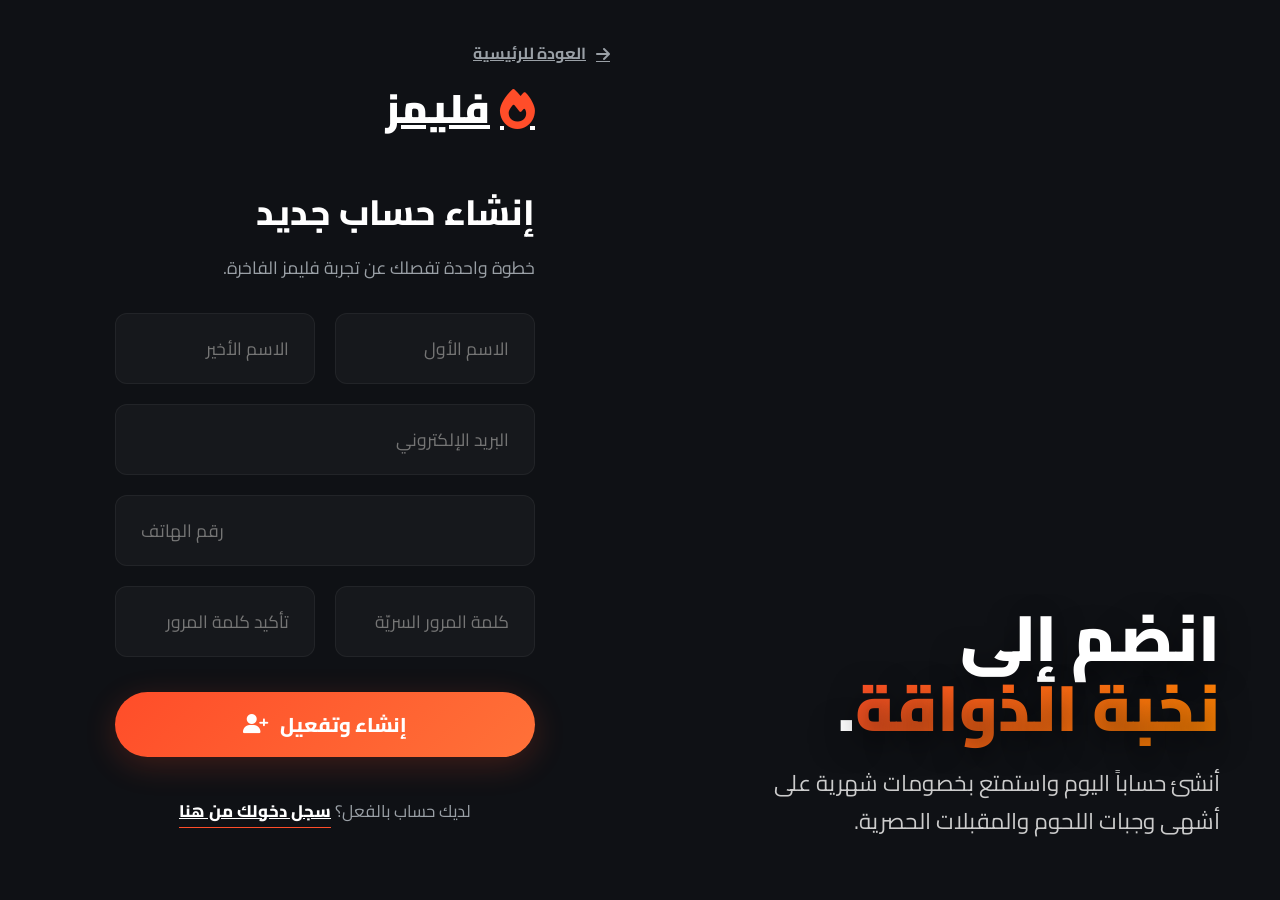
<file: register.html>
<!DOCTYPE html>
<html lang="ar" dir="rtl">
<head>
    <meta charset="UTF-8">
    <meta name="viewport" content="width=device-width, initial-scale=1.0">
    <title>حساب جديد | مطعم فليمز الفاخر</title>
    <link rel="stylesheet" href="https://cdnjs.cloudflare.com/ajax/libs/font-awesome/6.4.0/css/all.min.css">
    <link rel="stylesheet" href="assets/css/style.css">
    <style>
        body { padding: 0; min-height: 100vh; display: flex; }

        .auth-split {
            display: flex;
            width: 100vw;
            height: 100vh;
        }

        .auth-image {
            flex: 1;
            background: url('https://images.unsplash.com/photo-1550547660-d9450f859349?ixlib=rb-4.0.3&w=1200&q=80') center/cover no-repeat;
            position: relative;
            display: flex;
            align-items: flex-end;
            padding: 60px;
        }

        .auth-image::after {
            content: '';
            position: absolute;
            top:0; left:0; right:0; bottom:0;
            background: linear-gradient(0deg, rgba(15, 17, 21, 0.95) 0%, rgba(15, 17, 21, 0.1) 100%);
            z-index: 1;
        }

        .auth-hero-text {
            position: relative;
            z-index: 2;
        }

        .auth-hero-text h2 {
            font-size: 4rem;
            font-weight: 900;
            line-height: 1.1;
            margin-bottom: 20px;
            color: #fff;
            text-shadow: 0 10px 30px rgba(0,0,0,0.5);
        }

        .auth-panel {
            width: 650px;
            background: var(--bg-dark);
            display: flex;
            align-items: center;
            justify-content: center;
            position: relative;
            overflow-y: auto;
        }

        .auth-container {
            width: 100%;
            max-width: 500px;
            padding: 40px;
            margin: auto 0;
        }

        .auth-brand {
            font-size: 2.5rem;
            font-weight: 900;
            color: #fff;
            display: flex;
            align-items: center;
            gap: 10px;
            margin-bottom: 40px;
            text-shadow: var(--shadow-glow);
        }

        .auth-brand i { color: var(--primary); }

        .auth-title {
            font-size: 2.2rem;
            font-weight: 800;
            margin-bottom: 10px;
            color: #fff;
        }

        .auth-subtitle {
            color: var(--text-muted);
            font-size: 1.1rem;
            margin-bottom: 30px;
        }

        .auth-form {
            display: flex;
            flex-direction: column;
            gap: 20px;
        }

        .auth-grid {
            display: grid;
            grid-template-columns: 1fr 1fr;
            gap: 20px;
        }

        .auth-input {
            width: 100%;
            padding: 18px 25px;
            background: rgba(255,255,255,0.03);
            border: 1px solid var(--border);
            border-radius: var(--radius-sm);
            color: #fff;
            font-family: inherit;
            font-size: 1.1rem;
            outline: none;
            transition: var(--transition);
        }

        .auth-input.full { grid-column: 1 / -1; }

        .auth-input:focus {
            border-color: var(--primary);
            background: rgba(255, 77, 41, 0.05);
            box-shadow: 0 0 15px rgba(255, 77, 41, 0.1);
        }

        .back-home {
            position: absolute;
            top: 40px;
            right: 40px;
            display: flex;
            align-items: center;
            gap: 10px;
            color: var(--text-muted);
            font-weight: 700;
            transition: var(--transition);
        }
        .back-home:hover { color: #fff; }

        @media (max-width: 992px) {
            .auth-image { display: none; }
            .auth-panel { width: 100%; }
        }
    </style>
</head>
<body>

    <div class="auth-split">
        <div class="auth-image anim-fade">
            <div class="auth-hero-text">
                <h2>انضم إلى <br><span class="text-gradient">نخبة الذواقة</span>.</h2>
                <p style="font-size: 1.4rem; color: #ccc; max-width: 500px;">أنشئ حساباً اليوم واستمتع بخصومات شهرية على أشهى وجبات اللحوم والمقبلات الحصرية.</p>
            </div>
        </div>

        <div class="auth-panel anim-fade delay-1">
            <a href="index.html" class="back-home"><i class="fa-solid fa-arrow-right"></i> العودة للرئيسية</a>

            <div class="auth-container">
                <a href="index.html" class="auth-brand"><i class="fa-solid fa-fire"></i> فليمز</a>
                
                <h1 class="auth-title">إنشاء حساب جديد</h1>
                <p class="auth-subtitle">خطوة واحدة تفصلك عن تجربة فليمز الفاخرة.</p>

                <form class="auth-form" action="index.html">
                    <div class="auth-grid">
                        <input type="text" class="auth-input" placeholder="الاسم الأول" required>
                        <input type="text" class="auth-input" placeholder="الاسم الأخير" required>
                        <input type="email" class="auth-input full" placeholder="البريد الإلكتروني" required>
                        <input type="tel" class="auth-input full" placeholder="رقم الهاتف" required>
                        <input type="password" class="auth-input" placeholder="كلمة المرور السريّة" required>
                        <input type="password" class="auth-input" placeholder="تأكيد كلمة المرور" required>
                    </div>
                    
                    <button type="submit" class="btn btn-primary" style="width: 100%; margin-top: 15px; font-size: 1.25rem;">إنشاء وتفعيل <i class="fa-solid fa-user-plus"></i></button>
                    
                    <div style="text-align:center; color: var(--text-muted); font-size: 1.05rem; margin-top:20px;">
                        لديك حساب بالفعل؟ <a href="login.html" style="color:#fff; font-weight:800; border-bottom:1px solid var(--primary);">سجل دخولك من هنا</a>
                    </div>
                </form>
            </div>
        </div>
    </div>

    <!-- Include main.js for animations to fire -->
    <script src="assets/js/main.js"></script>
</body>
</html>
</file>
<file: assets/css/style.css>
@import url('https://fonts.googleapis.com/css2?family=Cairo:wght@300;400;600;700;800;900&display=swap');

:root {
  /* Premium Dark Theme */
  --bg-dark: #0f1115;
  --bg-card: #181b21;
  --primary: #ff4d29; /* Vibrant, appetizing orange-red */
  --primary-glow: rgba(255, 77, 41, 0.4);
  --text-main: #f8f9fa;
  --text-muted: #9aa0a6;
  --border: rgba(255, 255, 255, 0.05);
  --glass-bg: rgba(24, 27, 33, 0.7);
  
  --shadow-glow: 0 8px 32px 0 rgba(255, 77, 41, 0.2);
  --shadow-soft: 0 10px 30px rgba(0, 0, 0, 0.3);
  --radius-sm: 12px;
  --radius: 20px;
  --radius-round: 50px;
  --transition: all 0.4s cubic-bezier(0.16, 1, 0.3, 1);
}

* { margin: 0; padding: 0; box-sizing: border-box; }
html { scroll-behavior: smooth; }

body {
  font-family: 'Cairo', sans-serif;
  background-color: var(--bg-dark);
  color: var(--text-main);
  direction: rtl;
  min-height: 100vh;
  overflow-x: hidden;
  line-height: 1.7;
}

/* Preloader */
.preloader {
  position: fixed; top: 0; left: 0; right: 0; bottom: 0;
  background: var(--bg-dark); z-index: 99999;
  display: flex; align-items: center; justify-content: center;
  transition: opacity 0.5s ease;
}
.preloader.hide { opacity: 0; pointer-events: none; }

/* Scroll Reveal Animations */
.anim-fade { 
  opacity: 0; 
  transform: translateY(40px); 
  transition: all 0.8s cubic-bezier(0.16, 1, 0.3, 1); 
}
.anim-fade.active { 
  opacity: 1; 
  transform: translateY(0); 
}
/* Re-allow custom delays but using transition-delay */
.delay-1 { transition-delay: 0.15s; }
.delay-2 { transition-delay: 0.3s; }
.delay-3 { transition-delay: 0.45s; }

@keyframes spinSlow {
  from { transform: rotate(0deg); }
  to { transform: rotate(360deg); }
}

/* Typography & Utils */
.container {
  max-width: 1250px;
  margin: 0 auto;
  padding: 0 25px;
}

.text-primary { color: var(--primary); }
.text-gradient {
  background: linear-gradient(135deg, #ff4d29, #ff8a00);
  -webkit-background-clip: text;
  -webkit-text-fill-color: transparent;
}

.btn {
  display: inline-flex;
  align-items: center;
  justify-content: center;
  gap: 12px;
  padding: 14px 32px;
  border-radius: var(--radius-round);
  font-weight: 800;
  font-size: 1.1rem;
  cursor: pointer;
  border: none;
  transition: var(--transition);
  font-family: inherit;
  text-decoration: none;
}

.btn-primary {
  background: linear-gradient(135deg, #ff4d29, #ff7138);
  color: #fff;
  box-shadow: var(--shadow-glow);
}

.btn-primary:hover {
  transform: translateY(-4px) scale(1.02);
  box-shadow: 0 15px 40px rgba(255, 77, 41, 0.4);
}

.btn-outline {
  background: transparent;
  color: var(--text-main);
  border: 2px solid rgba(255,255,255,0.1);
}

.btn-outline:hover {
  border-color: var(--primary);
  background: rgba(255, 77, 41, 0.1);
}

/* Premium Header (Glassmorphism) */
.header {
  position: fixed;
  top: 0; left: 0; right: 0;
  z-index: 1000;
  padding: 15px 0;
  background: var(--glass-bg);
  backdrop-filter: blur(20px);
  -webkit-backdrop-filter: blur(20px);
  border-bottom: 1px solid var(--border);
}

.header .container {
  display: flex;
  justify-content: space-between;
  align-items: center;
}

.brand {
  font-size: 2.2rem;
  font-weight: 900;
  color: #fff;
  display: flex;
  align-items: center;
  gap: 10px;
  letter-spacing: -1px;
}

.nav {
  display: flex;
  gap: 35px;
  background: rgba(255,255,255,0.03);
  padding: 10px 40px;
  border-radius: var(--radius-round);
  border: 1px solid var(--border);
}

.nav a {
  font-size: 1.05rem;
  font-weight: 700;
  color: var(--text-muted);
  transition: var(--transition);
  position: relative;
}

.nav a:hover, .nav a.active { color: #fff; }

.nav a.active::after {
  content: '';
  position: absolute;
  bottom: -10px; left: 50%; transform: translateX(-50%);
  width: 5px; height: 5px;
  background: var(--primary); border-radius: 50%;
}

.header-actions {
  display: flex;
  align-items: center;
  gap: 25px;
}

.cart-btn {
  position: relative;
  font-size: 1.5rem;
  color: #fff;
  transition: var(--transition);
  cursor: pointer;
  background: rgba(255,255,255,0.05);
  width: 50px; height: 50px;
  display: flex; align-items: center; justify-content: center;
  border-radius: 50%;
  border: 1px solid var(--border);
}

.cart-btn:hover { background: var(--primary); border-color: var(--primary); }

.cart-badge {
  position: absolute;
  top: -5px; right: -5px;
  background: var(--primary); color: #fff;
  font-size: 0.8rem; font-weight: 800;
  width: 24px; height: 24px;
  display: flex; align-items: center; justify-content: center;
  border-radius: 50%; border: 3px solid var(--bg-dark);
}

/* Stunning Hero Panel */
.hero {
  padding: 180px 0 100px;
  position: relative;
}

.hero::before {
  content: ''; position: absolute;
  top: -20%; right: -10%;
  width: 600px; height: 600px;
  background: radial-gradient(circle, var(--primary-glow) 0%, transparent 60%);
  z-index: -1; border-radius: 50%; opacity: 0.6;
}

.hero .container {
  display: flex;
  align-items: center;
  gap: 80px;
}

.hero-content { flex: 1; }

.hero-tag {
  display: inline-flex; align-items: center; gap: 8px;
  background: rgba(255, 77, 41, 0.1);
  color: var(--primary);
  padding: 8px 20px;
  border-radius: var(--radius-round);
  font-weight: 800; font-size: 0.9rem;
  margin-bottom: 25px;
  border: 1px solid rgba(255, 77, 41, 0.2);
}

.hero-content h1 {
  font-size: 4.5rem; font-weight: 900; line-height: 1.1;
  margin-bottom: 25px; letter-spacing: -2px;
}

.hero-content p {
  font-size: 1.3rem; color: var(--text-muted);
  margin-bottom: 45px; max-width: 500px;
}

.hero-image {
  flex: 1; position: relative;
  display: flex; justify-content: center;
}

.hero-image img {
  width: 100%; max-width: 550px;
  border-radius: 50%;
  animation: spinSlow 40s linear infinite;
  filter: drop-shadow(0 40px 50px rgba(0,0,0,0.5));
}

/* Section Styling */
.section { padding: 100px 0; }
.section-header { margin-bottom: 60px; }
.section-subtitle {
  color: var(--primary); font-weight: 800; letter-spacing: 2px;
  font-size: 0.95rem; text-transform: uppercase; margin-bottom: 10px;
}
.section-title { font-size: 3rem; font-weight: 900; line-height:1.2; margin-bottom:20px; }
.section-desc { font-size: 1.1rem; color: var(--text-muted); max-width: 600px;}

/* Grid Layouts */
.grid-2 { display: grid; grid-template-columns: 1fr 1fr; gap: 50px; align-items: center; }
.grid-3 { display: grid; grid-template-columns: repeat(3, 1fr); gap: 30px; }

/* Feature Card (For details section) */
.feature-card {
  background: var(--bg-card);
  padding: 40px 30px;
  border-radius: var(--radius);
  border: 1px solid var(--border);
  text-align: center;
  transition: var(--transition);
}
.feature-card:hover { transform: translateY(-10px); border-color: rgba(255,77,41,0.3); }
.feature-card i { font-size: 3rem; color: var(--primary); margin-bottom: 20px; }
.feature-card h3 { font-size: 1.4rem; font-weight: 800; margin-bottom: 15px; }

/* Premium Category Cards */
.top-categories {
  display: flex; gap: 20px; margin-bottom: 50px;
  overflow-x: auto; padding-bottom: 20px;
  scrollbar-width: thin;
}
.top-categories::-webkit-scrollbar { height: 6px; }
.top-categories::-webkit-scrollbar-thumb { background: rgba(255,255,255,0.1); border-radius: 10px; }

.cat-pill {
  background: var(--bg-card);
  border: 1px solid var(--border);
  padding: 12px 30px;
  border-radius: var(--radius-round);
  font-weight: 700; color: var(--text-muted);
  cursor: pointer; transition: var(--transition);
  display: flex; gap: 10px; align-items: center;
  white-space: nowrap;
}
.cat-pill:hover, .cat-pill.active {
  background: var(--primary); color: #fff;
  border-color: var(--primary); box-shadow: var(--shadow-glow);
}

/* Luxury Food Card */
.menu-grid {
  display: grid; grid-template-columns: repeat(auto-fill, minmax(320px, 1fr)); gap: 35px;
}

.food-card {
  background: var(--bg-card);
  border-radius: var(--radius);
  border: 1px solid var(--border);
  padding: 25px; transition: var(--transition);
  position: relative; display: flex; flex-direction: column;
}
.food-card:hover {
  transform: translateY(-10px);
  border-color: rgba(255, 77, 41, 0.3);
  box-shadow: 0 20px 40px rgba(0,0,0,0.5);
}
.food-card::before {
  content: ''; position: absolute;
  top: 0; left: 0; right: 0; bottom: 0;
  background: radial-gradient(circle at top right, rgba(255,255,255,0.03), transparent);
  border-radius: var(--radius); pointer-events: none;
}
.food-img-container {
  height: 240px; display: flex; align-items: center; justify-content: center;
  margin-bottom: 25px; position: relative;
}
.food-img-container img {
  width: 200px; height: 200px; object-fit: cover;
  border-radius: 50%; box-shadow: 0 20px 30px rgba(0,0,0,0.4);
  transition: var(--transition);
}
.food-card:hover .food-img-container img { transform: scale(1.08) rotate(5deg); }
.food-title { font-size: 1.5rem; font-weight: 800; margin-bottom: 10px; }
.food-desc { color: var(--text-muted); font-size: 0.95rem; margin-bottom: 25px; flex: 1; }
.food-footer {
  display: flex; justify-content: space-between; align-items: center;
  padding-top: 20px; border-top: 1px solid var(--border);
}
.food-price { font-size: 1.8rem; font-weight: 900; color: var(--primary); display: flex; align-items: baseline; gap: 5px; }
.food-price span { font-size: 1rem; color: var(--text-muted); }

.add-btn {
  background: rgba(255,255,255,0.05); color: #fff;
  width: 50px; height: 50px; border-radius: 50%;
  display: flex; align-items: center; justify-content: center;
  font-size: 1.2rem; border: 1px solid var(--border);
  cursor: pointer; transition: var(--transition);
}
.add-btn:hover {
  background: var(--primary); border-color: var(--primary);
  box-shadow: var(--shadow-glow); transform: scale(1.1);
}

/* Special Banner */
.premium-banner {
  background: linear-gradient(135deg, #181b21 0%, #0a0a0a 100%);
  border: 1px solid var(--border); border-radius: 30px;
  padding: 70px; position: relative; overflow: hidden;
  display: flex; align-items: center; box-shadow: var(--shadow-soft);
}
.premium-banner::before {
  content: ''; position: absolute;
  top: -50%; left: -10%; width: 400px; height: 400px;
  background: radial-gradient(circle, rgba(255,77,41,0.2), transparent 70%); border-radius: 50%;
}
.banner-content { position: relative; z-index: 2; max-width: 50%; }
.banner-content h2 { font-size: 3.5rem; font-weight: 900; line-height: 1.2; margin-bottom: 20px; }
.banner-content p { font-size: 1.2rem; color: var(--text-muted); margin-bottom: 35px; }
.banner-img { position: absolute; left: 5%; top: 50%; transform: translateY(-50%); width: 450px; z-index: 1; }

/* Testimonials */
.testimonial-card {
  background: var(--bg-card);
  padding: 30px; border-radius: var(--radius);
  border: 1px solid var(--border);
  position: relative;
}
.testimonial-card i.fa-quote-right {
  position: absolute; top: 30px; left: 30px;
  font-size: 3rem; color: rgba(255,255,255,0.05);
}
.rating { color: #f59e0b; margin-bottom: 15px; font-size: 1.1rem; }
.testimonial-card p { font-size: 1.1rem; font-style: italic; margin-bottom: 20px; }
.customer-info { display: flex; align-items: center; gap: 15px; }
.customer-info img { width: 50px; height: 50px; border-radius: 50%; }

/* Mobile Bottom Navigation */
.mobile-nav {
  display: none;
  position: fixed;
  bottom: 0; left: 0; right: 0;
  background: rgba(24, 27, 33, 0.95);
  backdrop-filter: blur(10px);
  -webkit-backdrop-filter: blur(10px);
  border-top: 1px solid rgba(255,255,255,0.05);
  z-index: 9999;
  padding: 10px 20px;
  padding-bottom: env(safe-area-inset-bottom, 15px); /* For iOS home indicator */
}
.mobile-nav-list {
  display: flex; justify-content: space-between; align-items: center;
}
.mobile-nav-item {
  display: flex; flex-direction: column; align-items: center; gap: 5px;
  color: var(--text-muted); font-size: 0.75rem; font-weight: 700;
  padding: 5px 15px; border-radius: 10px;
}
.mobile-nav-item i { font-size: 1.4rem; margin-bottom: 2px;}
.mobile-nav-item.active { color: var(--primary); }

/* Notice Banner */
.toast-msg {
  position: fixed; bottom: 30px; right: 30px;
  background: var(--bg-card); color: #fff;
  padding: 15px 25px; border-radius: var(--radius-sm);
  border-right: 4px solid var(--primary); box-shadow: var(--shadow-soft);
  display: flex; align-items: center; gap: 15px;
  transform: translateX(200%); transition: transform 0.4s cubic-bezier(0.16, 1, 0.3, 1);
  z-index: 9999;
}
.toast-msg.show { transform: translateX(0); }

/* Responsive Overhaul */
@media (max-width: 992px) {
  .hero .container { flex-direction: column; text-align: center; }
  .hero-content h1 { font-size: 3rem; }
  .hero-content p { margin: 0 auto 30px; }
  .grid-2 { grid-template-columns: 1fr; }
  .grid-3 { grid-template-columns: repeat(2, 1fr); }
  .premium-banner { flex-direction: column; padding: 40px 20px; text-align: center; }
  .banner-content { max-width: 100%; margin-bottom: 250px; }
  .banner-img { top: auto; bottom: -20px; left: 50%; transform: translateX(-50%); width: 320px; }
}

@media (max-width: 768px) {
  /* Hide top desktop nav */
  .header .nav { display: none; }
  .header .btn-outline { display: none; }
  
  /* Show Mobile Bottom Nav */
  .mobile-nav { display: block; }
  body { padding-bottom: 80px; } /* Space for bottom nav */
  
  /* General Typography & Spacing Fixes */
  .section { padding: 60px 0; }
  .hero { padding: 120px 0 60px; }
  .hero-content h1 { font-size: 2.5rem; }
  .section-title { font-size: 2.2rem; }
  .grid-3 { grid-template-columns: 1fr; }
  
  .menu-grid { grid-template-columns: 1fr; }
  .food-img-container img { width: 160px; height: 160px; }
  .food-img-container { height: 180px; }
  
  .auth-panel { padding: 20px 0; }
  .auth-container { padding: 20px; }
  .auth-title { font-size: 1.8rem; }
  .cart-summary { padding: 20px; }
}
</file>
